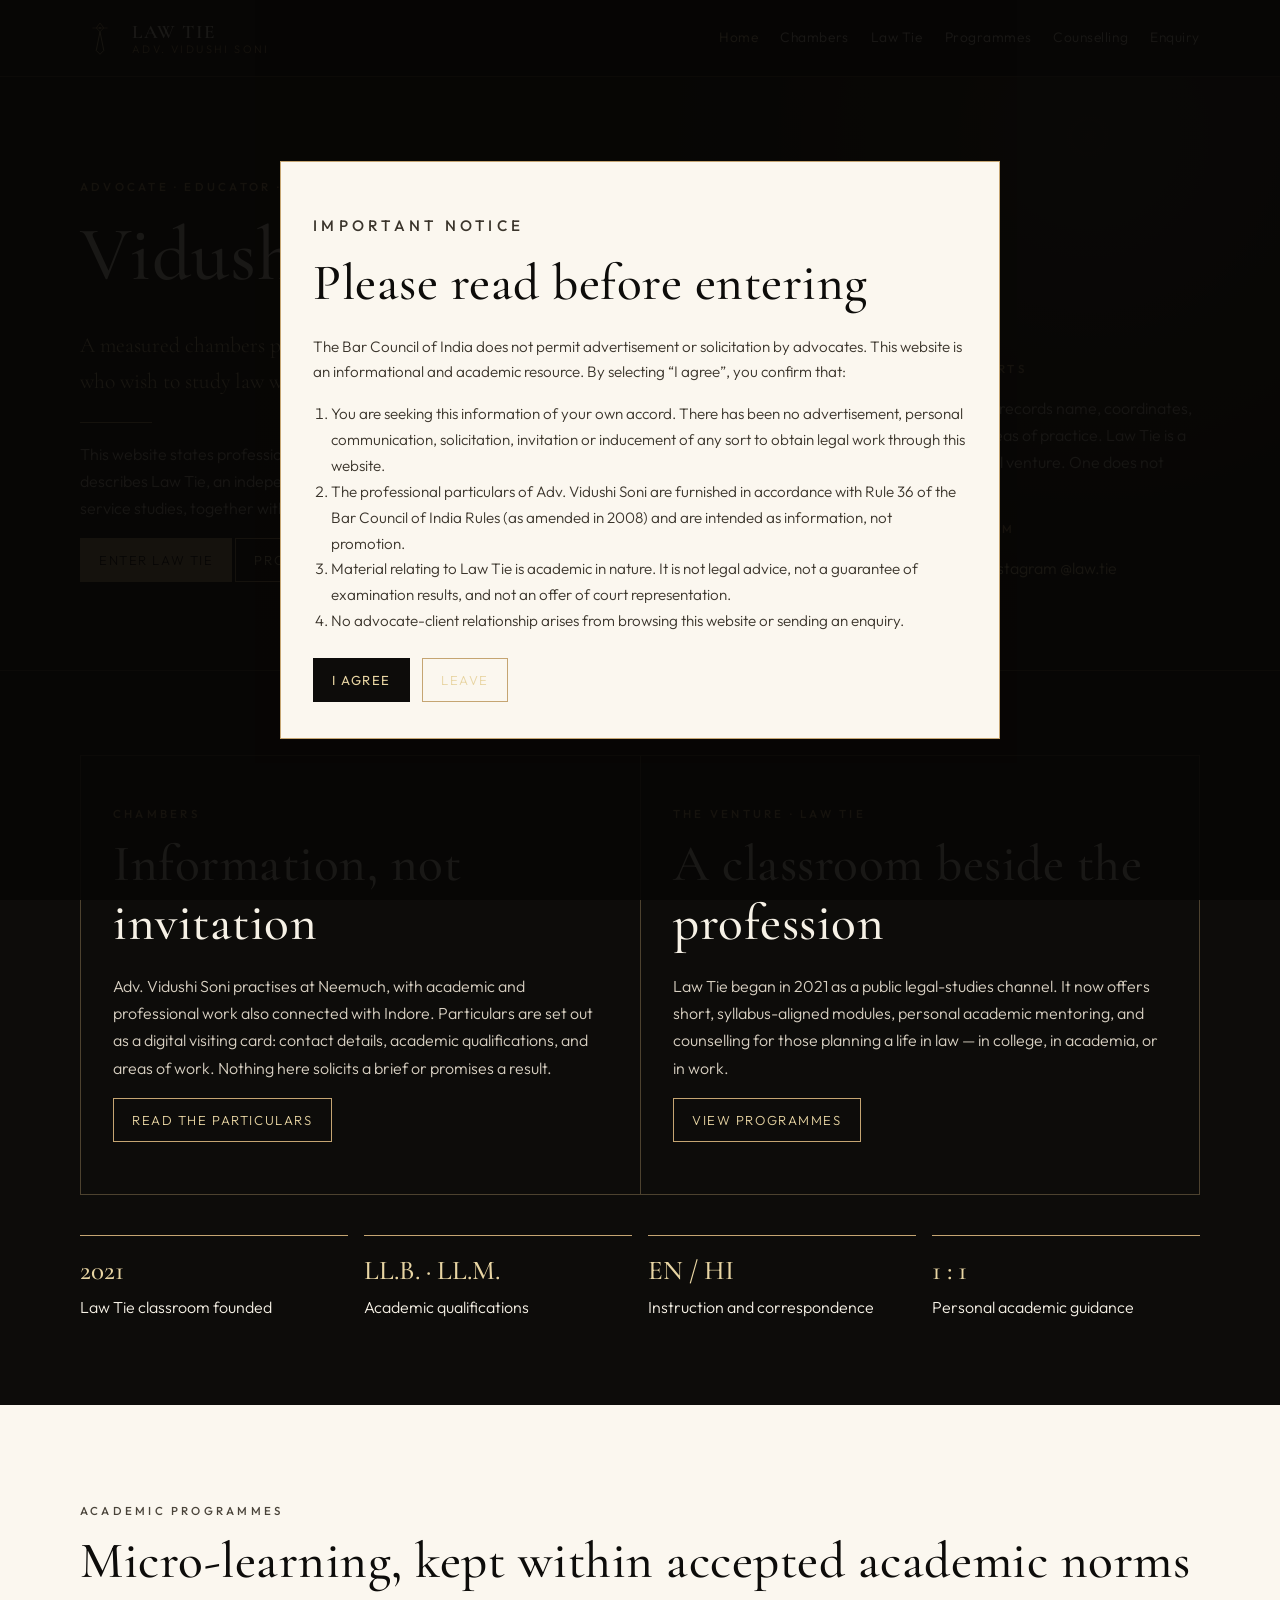
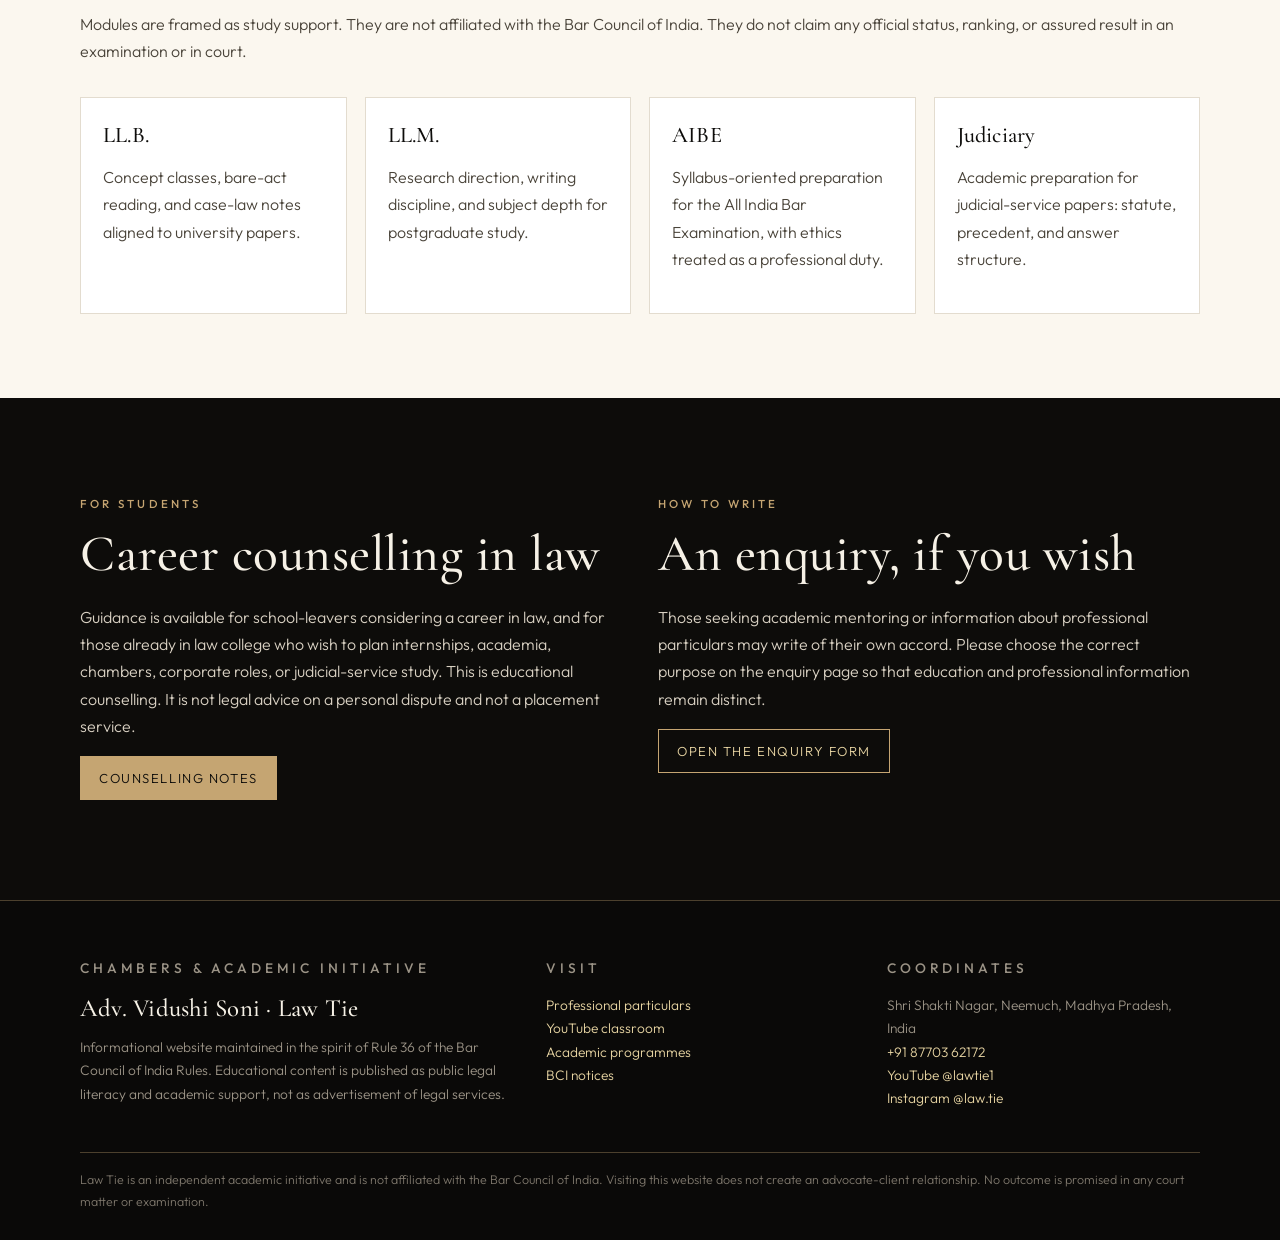
<file: index.html>
<!DOCTYPE html>
<html lang="en">
<head>
  <meta charset="utf-8">
  <meta name="viewport" content="width=device-width, initial-scale=1">
  <title>Adv. Vidushi Soni · Law Tie</title>
  <meta name="description" content="Informational website of Advocate Vidushi Soni and Law Tie, an independent academic initiative for legal education in India.">
  <link rel="icon" href="assets/img/favicon.svg" type="image/svg+xml">
  <link rel="preconnect" href="https://fonts.googleapis.com">
  <link rel="preconnect" href="https://fonts.gstatic.com" crossorigin>
  <link href="https://fonts.googleapis.com/css2?family=Cormorant+Garamond:ital,wght@0,500;0,600;1,500&family=Outfit:wght@300;400;500&display=swap" rel="stylesheet">
  <link rel="stylesheet" href="assets/css/style.css">
  <script src="assets/js/analytics.js"></script>
</head>
<body data-page="home">
  <a class="skip" href="#content">Skip to content</a>
  <div id="site-header"></div>
  <main id="content">
    <section class="hero">
      <div class="wrap hero-grid">
        <div>
          <p class="eyebrow">Advocate · Educator · Madhya Pradesh</p>
          <h1>Vidushi Soni</h1>
          <p class="lede">A measured chambers practice, and Law Tie — an academic classroom for those who wish to study law with care.</p>
          <div class="rule"></div>
          <p>This website states professional particulars permitted under the Bar Council of India Rules. It also describes Law Tie, an independent micro-learning initiative for LL.B., LL.M., AIBE and judicial-service studies, together with one-to-one academic guidance and career counselling for students.</p>
          <p>
            <a class="btn btn-gold" href="law-tie.html">Enter Law Tie</a>
            <a class="btn btn-ghost" href="chambers.html">Professional particulars</a>
          </p>
        </div>
        <aside class="hero-aside">
          <p class="eyebrow">Two distinct parts</p>
          <p>The chambers page records name, coordinates, qualifications and areas of practice. Law Tie is a separate educational venture. One does not advertise the other.</p>
          <p class="eyebrow">Public classroom</p>
          <p><a href="https://www.youtube.com/@lawtie1" rel="noopener">YouTube @lawtie1</a> · <a href="https://www.instagram.com/law.tie/" rel="noopener">Instagram @law.tie</a></p>
        </aside>
      </div>
    </section>

    <section class="section">
      <div class="wrap">
        <div class="pillars">
          <article class="pillar">
            <p class="eyebrow">Chambers</p>
            <h2>Information, not invitation</h2>
            <p>Adv. Vidushi Soni practises at Neemuch, with academic and professional work also connected with Indore. Particulars are set out as a digital visiting card: contact details, academic qualifications, and areas of work. Nothing here solicits a brief or promises a result.</p>
            <p><a class="btn btn-ghost" href="chambers.html">Read the particulars</a></p>
          </article>
          <article class="pillar">
            <p class="eyebrow">The venture · Law Tie</p>
            <h2>A classroom beside the profession</h2>
            <p>Law Tie began in 2021 as a public legal-studies channel. It now offers short, syllabus-aligned modules, personal academic mentoring, and counselling for those planning a life in law — in college, in academia, or in work.</p>
            <p><a class="btn btn-ghost" href="programmes.html">View programmes</a></p>
          </article>
        </div>
        <div class="stat-row">
          <div class="stat"><b>2021</b>Law Tie classroom founded</div>
          <div class="stat"><b>LL.B. · LL.M.</b>Academic qualifications</div>
          <div class="stat"><b>EN / HI</b>Instruction and correspondence</div>
          <div class="stat"><b>1 : 1</b>Personal academic guidance</div>
        </div>
      </div>
    </section>

    <section class="section section-ivory">
      <div class="wrap">
        <p class="eyebrow">Academic programmes</p>
        <h2>Micro-learning, kept within accepted academic norms</h2>
        <p>Modules are framed as study support. They are not affiliated with the Bar Council of India. They do not claim any official status, ranking, or assured result in an examination or in court.</p>
        <div class="cards cards-4" style="margin-top: 32px;">
          <article class="card">
            <h3>LL.B.</h3>
            <p>Concept classes, bare-act reading, and case-law notes aligned to university papers.</p>
          </article>
          <article class="card">
            <h3>LL.M.</h3>
            <p>Research direction, writing discipline, and subject depth for postgraduate study.</p>
          </article>
          <article class="card">
            <h3>AIBE</h3>
            <p>Syllabus-oriented preparation for the All India Bar Examination, with ethics treated as a professional duty.</p>
          </article>
          <article class="card">
            <h3>Judiciary</h3>
            <p>Academic preparation for judicial-service papers: statute, precedent, and answer structure.</p>
          </article>
        </div>
      </div>
    </section>

    <section class="section">
      <div class="wrap split">
        <div>
          <p class="eyebrow">For students</p>
          <h2>Career counselling in law</h2>
          <p>Guidance is available for school-leavers considering a career in law, and for those already in law college who wish to plan internships, academia, chambers, corporate roles, or judicial-service study. This is educational counselling. It is not legal advice on a personal dispute and not a placement service.</p>
          <p><a class="btn btn-gold" href="counselling.html">Counselling notes</a></p>
        </div>
        <div>
          <p class="eyebrow">How to write</p>
          <h2>An enquiry, if you wish</h2>
          <p>Those seeking academic mentoring or information about professional particulars may write of their own accord. Please choose the correct purpose on the enquiry page so that education and professional information remain distinct.</p>
          <p><a class="btn btn-ghost" href="contact.html">Open the enquiry form</a></p>
        </div>
      </div>
    </section>
  </main>
  <div id="site-footer"></div>
  <script src="assets/js/config.js"></script>
  <script src="assets/js/site.js"></script>
</body>
</html>
</file>
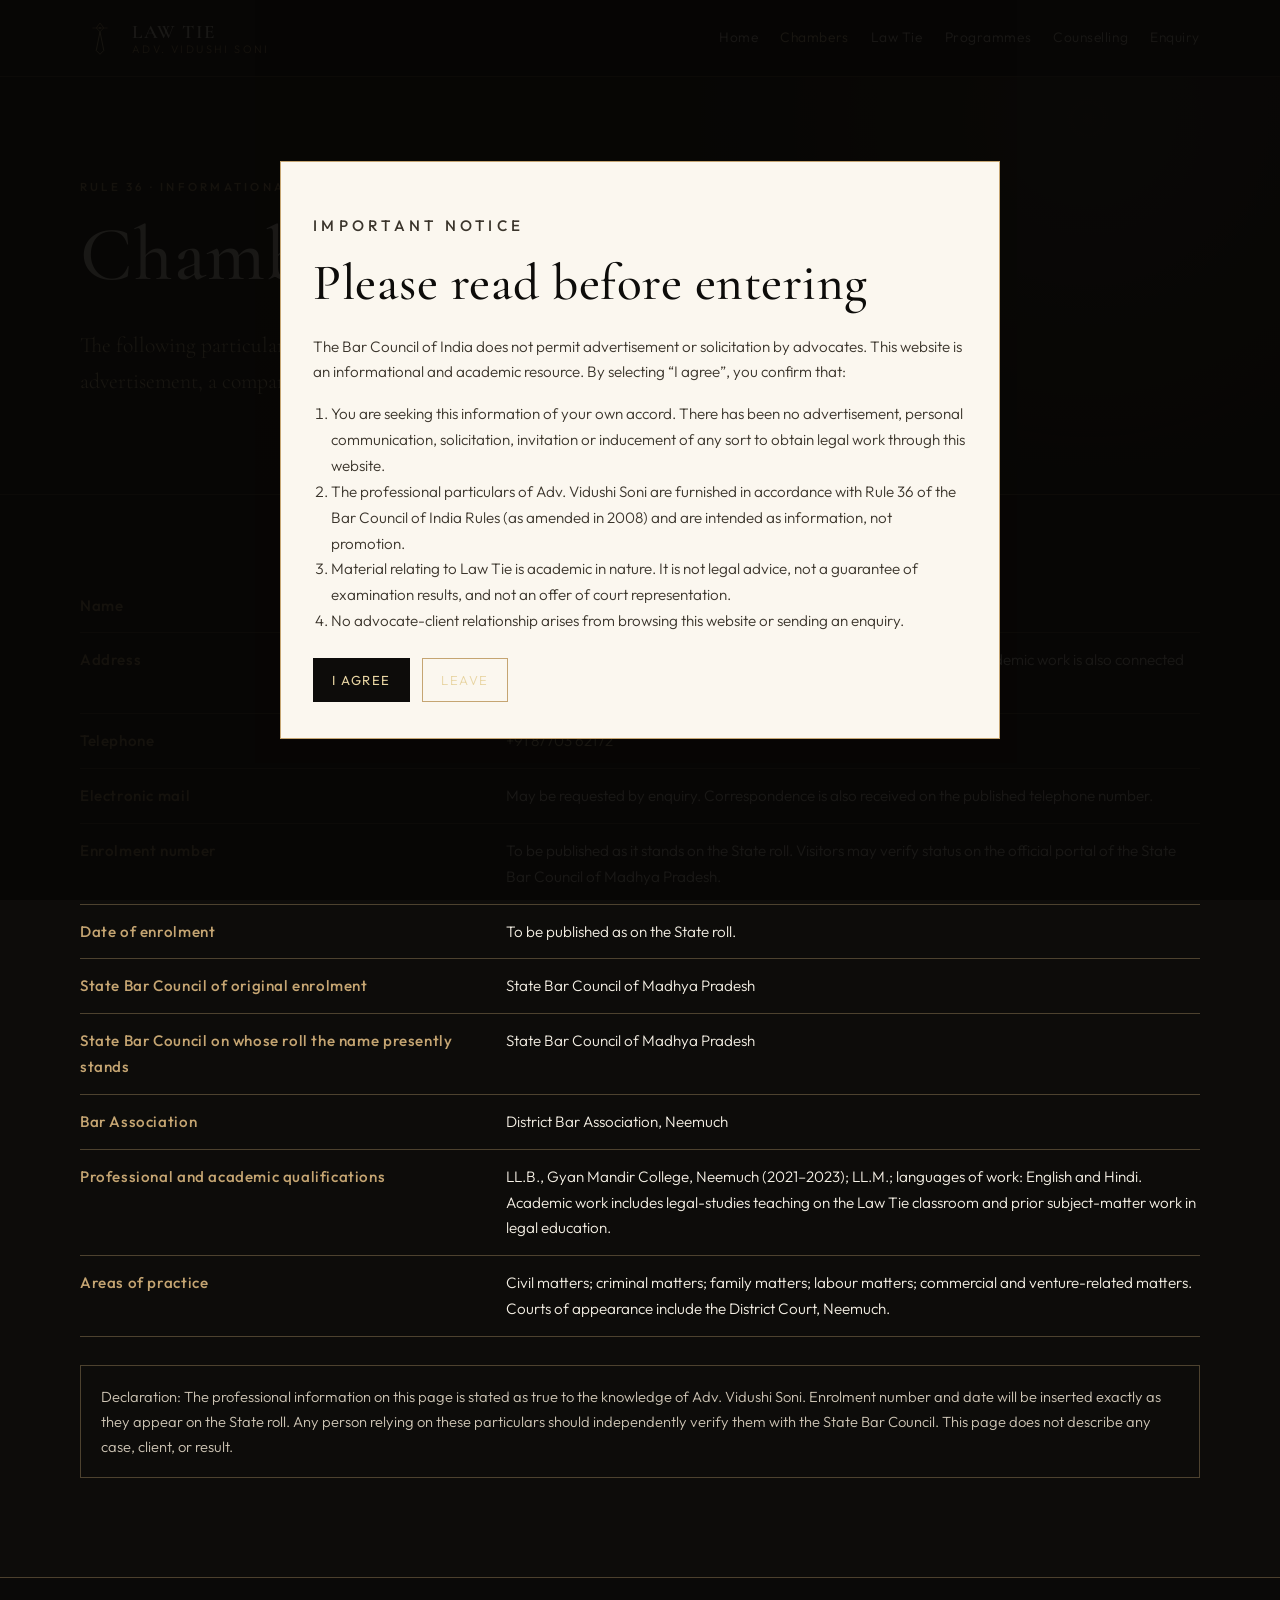
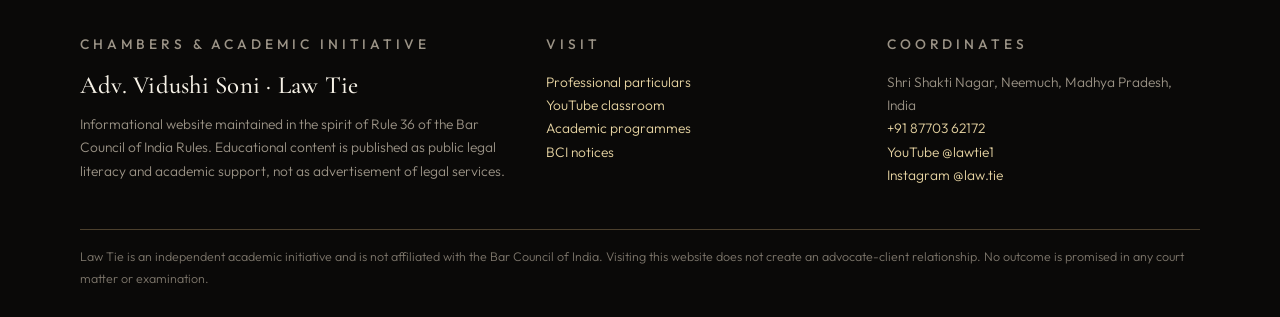
<file: chambers.html>
<!DOCTYPE html>
<html lang="en">
<head>
  <meta charset="utf-8">
  <meta name="viewport" content="width=device-width, initial-scale=1">
  <title>Chambers · Adv. Vidushi Soni</title>
  <meta name="description" content="Professional particulars of Advocate Vidushi Soni furnished in accordance with Rule 36 of the Bar Council of India Rules.">
  <link rel="icon" href="assets/img/favicon.svg" type="image/svg+xml">
  <link rel="preconnect" href="https://fonts.googleapis.com">
  <link rel="preconnect" href="https://fonts.gstatic.com" crossorigin>
  <link href="https://fonts.googleapis.com/css2?family=Cormorant+Garamond:ital,wght@0,500;0,600;1,500&family=Outfit:wght@300;400;500&display=swap" rel="stylesheet">
  <link rel="stylesheet" href="assets/css/style.css">
  <script src="assets/js/analytics.js"></script>
</head>
<body data-page="chambers">
  <a class="skip" href="#content">Skip to content</a>
  <div id="site-header"></div>
  <main id="content">
    <section class="hero">
      <div class="wrap">
        <p class="eyebrow">Rule 36 · Informational record</p>
        <h1>Chambers</h1>
        <p class="lede">The following particulars are published as information. They are not an advertisement, a comparison, or a request for work.</p>
      </div>
    </section>

    <section class="section">
      <div class="wrap">
        <table class="meta-table">
          <tr>
            <th>Name</th>
            <td>Advocate Vidushi Soni</td>
          </tr>
          <tr>
            <th>Address</th>
            <td>Shri Shakti Nagar, Neemuch, Madhya Pradesh, India. Professional and academic work is also connected with Indore.</td>
          </tr>
          <tr>
            <th>Telephone</th>
            <td><a href="tel:+918770362172">+91 87703 62172</a></td>
          </tr>
          <tr>
            <th>Electronic mail</th>
            <td>May be requested by enquiry. Correspondence is also received on the published telephone number.</td>
          </tr>
          <tr>
            <th>Enrolment number</th>
            <td>To be published as it stands on the State roll. Visitors may verify status on the official portal of the State Bar Council of Madhya Pradesh.</td>
          </tr>
          <tr>
            <th>Date of enrolment</th>
            <td>To be published as on the State roll.</td>
          </tr>
          <tr>
            <th>State Bar Council of original enrolment</th>
            <td>State Bar Council of Madhya Pradesh</td>
          </tr>
          <tr>
            <th>State Bar Council on whose roll the name presently stands</th>
            <td>State Bar Council of Madhya Pradesh</td>
          </tr>
          <tr>
            <th>Bar Association</th>
            <td>District Bar Association, Neemuch</td>
          </tr>
          <tr>
            <th>Professional and academic qualifications</th>
            <td>LL.B., Gyan Mandir College, Neemuch (2021–2023); LL.M.; languages of work: English and Hindi. Academic work includes legal-studies teaching on the Law Tie classroom and prior subject-matter work in legal education.</td>
          </tr>
          <tr>
            <th>Areas of practice</th>
            <td>Civil matters; criminal matters; family matters; labour matters; commercial and venture-related matters. Courts of appearance include the District Court, Neemuch.</td>
          </tr>
        </table>
        <p class="notice" style="margin-top: 28px;">
          Declaration: The professional information on this page is stated as true to the knowledge of Adv. Vidushi Soni. Enrolment number and date will be inserted exactly as they appear on the State roll. Any person relying on these particulars should independently verify them with the State Bar Council. This page does not describe any case, client, or result.
        </p>
      </div>
    </section>
  </main>
  <div id="site-footer"></div>
  <script src="assets/js/config.js"></script>
  <script src="assets/js/site.js"></script>
</body>
</html>
</file>
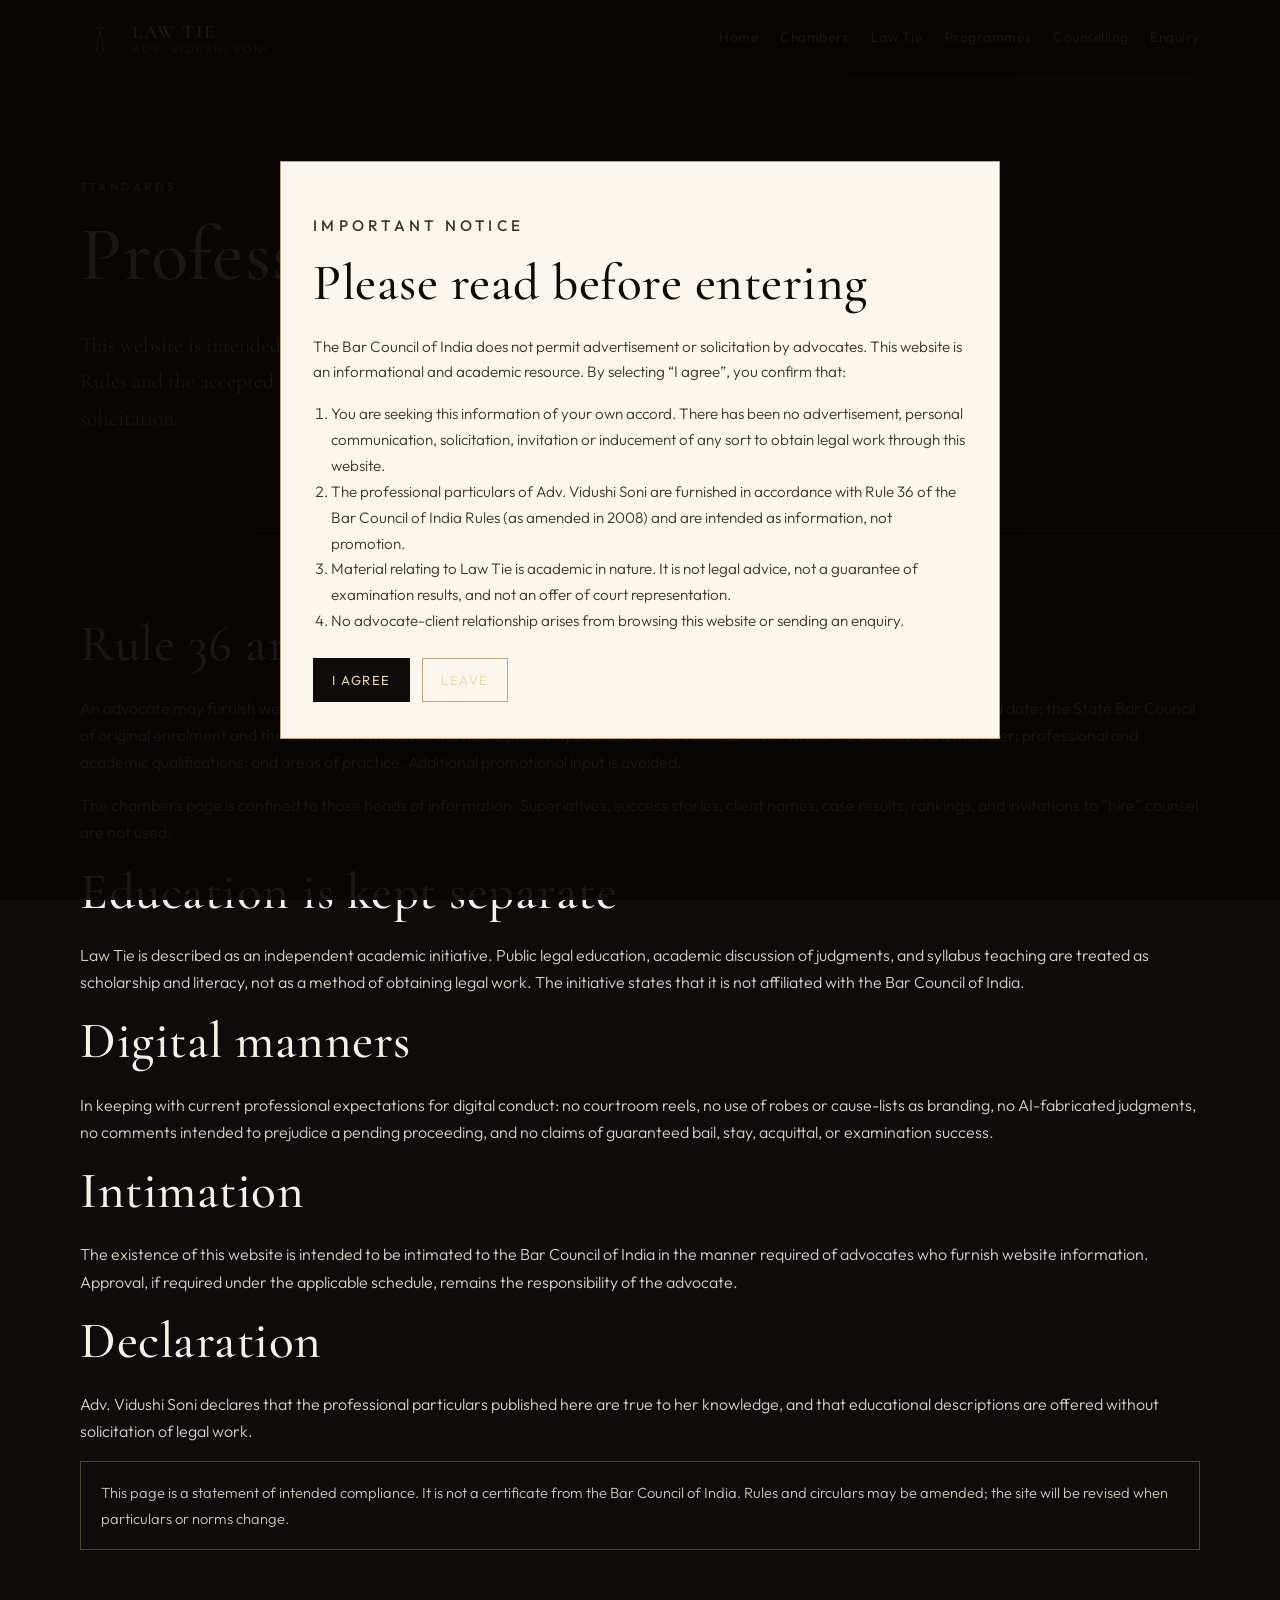
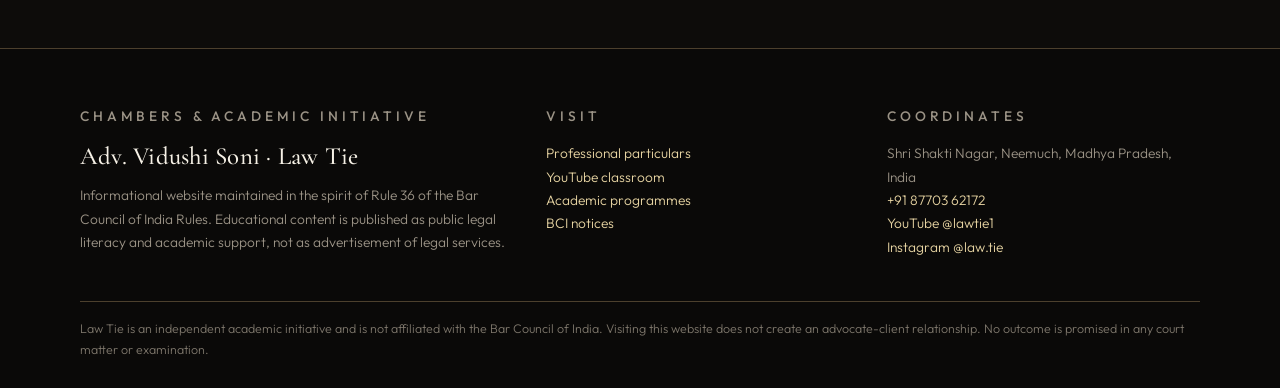
<file: compliance.html>
<!DOCTYPE html>
<html lang="en">
<head>
  <meta charset="utf-8">
  <meta name="viewport" content="width=device-width, initial-scale=1">
  <title>Professional notices · Adv. Vidushi Soni · Law Tie</title>
  <meta name="description" content="Bar Council of India notices, disclaimers, and the separation between chambers information and academic work.">
  <link rel="icon" href="assets/img/favicon.svg" type="image/svg+xml">
  <link rel="preconnect" href="https://fonts.googleapis.com">
  <link rel="preconnect" href="https://fonts.gstatic.com" crossorigin>
  <link href="https://fonts.googleapis.com/css2?family=Cormorant+Garamond:ital,wght@0,500;0,600;1,500&family=Outfit:wght@300;400;500&display=swap" rel="stylesheet">
  <link rel="stylesheet" href="assets/css/style.css">
  <script src="assets/js/analytics.js"></script>
</head>
<body data-page="compliance">
  <a class="skip" href="#content">Skip to content</a>
  <div id="site-header"></div>
  <main id="content">
    <section class="hero">
      <div class="wrap">
        <p class="eyebrow">Standards</p>
        <h1>Professional notices</h1>
        <p class="lede">This website is intended to remain within Rule 36 of the Bar Council of India Rules and the accepted distinction between information, education, and solicitation.</p>
      </div>
    </section>

    <section class="section">
      <div class="wrap">
        <h2>Rule 36 and the 2008 schedule</h2>
        <p>An advocate may furnish website information as prescribed: name; address; telephone numbers and e-mail; enrolment number and date; the State Bar Council of original enrolment and the Council on whose roll the name presently stands; the Bar Association of which the advocate is a member; professional and academic qualifications; and areas of practice. Additional promotional input is avoided.</p>
        <p>The chambers page is confined to those heads of information. Superlatives, success stories, client names, case results, rankings, and invitations to “hire” counsel are not used.</p>

        <h2>Education is kept separate</h2>
        <p>Law Tie is described as an independent academic initiative. Public legal education, academic discussion of judgments, and syllabus teaching are treated as scholarship and literacy, not as a method of obtaining legal work. The initiative states that it is not affiliated with the Bar Council of India.</p>

        <h2>Digital manners</h2>
        <p>In keeping with current professional expectations for digital conduct: no courtroom reels, no use of robes or cause-lists as branding, no AI-fabricated judgments, no comments intended to prejudice a pending proceeding, and no claims of guaranteed bail, stay, acquittal, or examination success.</p>

        <h2>Intimation</h2>
        <p>The existence of this website is intended to be intimated to the Bar Council of India in the manner required of advocates who furnish website information. Approval, if required under the applicable schedule, remains the responsibility of the advocate.</p>

        <h2>Declaration</h2>
        <p>Adv. Vidushi Soni declares that the professional particulars published here are true to her knowledge, and that educational descriptions are offered without solicitation of legal work.</p>
        <p class="notice">This page is a statement of intended compliance. It is not a certificate from the Bar Council of India. Rules and circulars may be amended; the site will be revised when particulars or norms change.</p>
      </div>
    </section>
  </main>
  <div id="site-footer"></div>
  <script src="assets/js/config.js"></script>
  <script src="assets/js/site.js"></script>
</body>
</html>
</file>
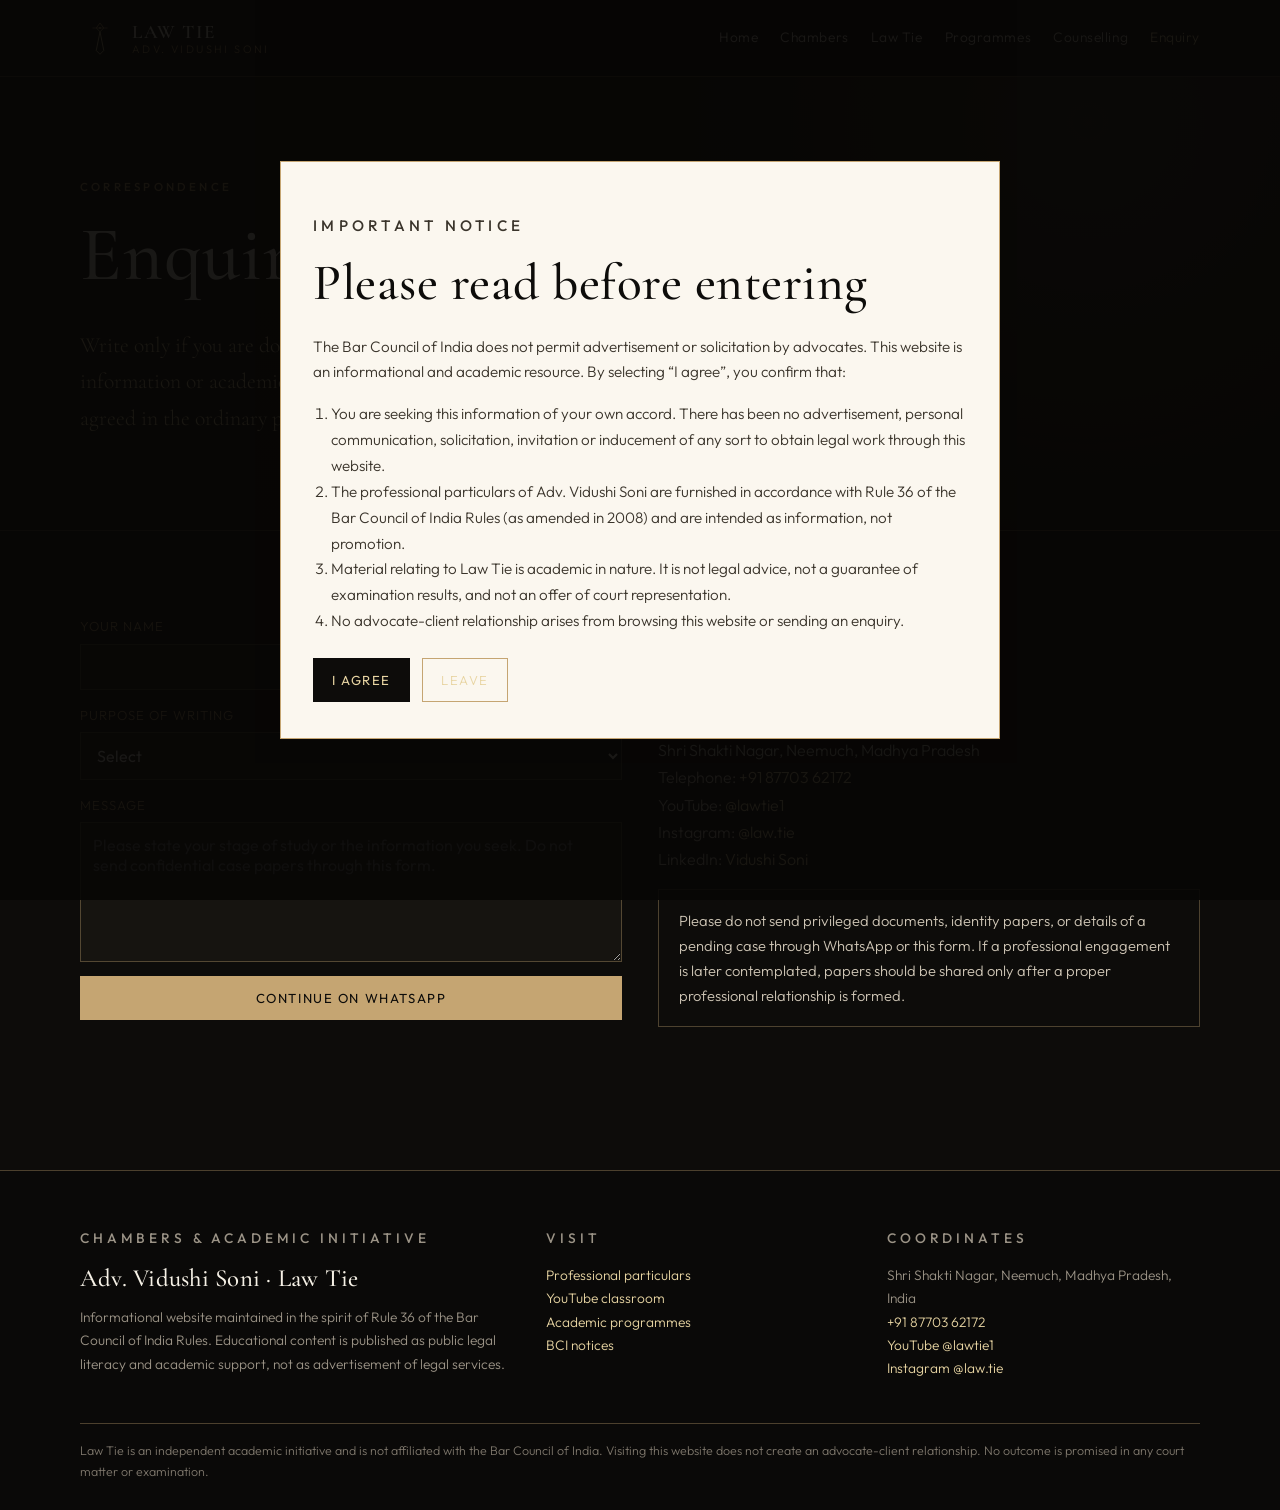
<file: contact.html>
<!DOCTYPE html>
<html lang="en">
<head>
  <meta charset="utf-8">
  <meta name="viewport" content="width=device-width, initial-scale=1">
  <title>Enquiry · Adv. Vidushi Soni · Law Tie</title>
  <meta name="description" content="Write of your own accord for academic guidance or for information about professional particulars.">
  <link rel="icon" href="assets/img/favicon.svg" type="image/svg+xml">
  <link rel="preconnect" href="https://fonts.googleapis.com">
  <link rel="preconnect" href="https://fonts.gstatic.com" crossorigin>
  <link href="https://fonts.googleapis.com/css2?family=Cormorant+Garamond:ital,wght@0,500;0,600;1,500&family=Outfit:wght@300;400;500&display=swap" rel="stylesheet">
  <link rel="stylesheet" href="assets/css/style.css">
  <script src="assets/js/analytics.js"></script>
</head>
<body data-page="contact">
  <a class="skip" href="#content">Skip to content</a>
  <div id="site-header"></div>
  <main id="content">
    <section class="hero">
      <div class="wrap">
        <p class="eyebrow">Correspondence</p>
        <h1>Enquiry</h1>
        <p class="lede">Write only if you are doing so of your own accord. An enquiry is a request for information or academic time. It is not the opening of a brief unless that is later agreed in the ordinary professional way.</p>
      </div>
    </section>

    <section class="section">
      <div class="wrap split">
        <div>
          <form id="enquiry-form">
            <label>
              Your name
              <input name="name" required autocomplete="name">
            </label>
            <label>
              Purpose of writing
              <select name="purpose" required>
                <option value="">Select</option>
                <option>LL.B. academic module</option>
                <option>LL.M. academic guidance</option>
                <option>AIBE academic module</option>
                <option>Judicial-service academic module</option>
                <option>One-to-one academic guidance</option>
                <option>Career and academic counselling</option>
                <option>Information relating to professional particulars</option>
              </select>
            </label>
            <label>
              Message
              <textarea name="message" required placeholder="Please state your stage of study or the information you seek. Do not send confidential case papers through this form."></textarea>
            </label>
            <button class="btn btn-gold" type="submit">Continue on WhatsApp</button>
            <p id="form-status" class="form-status"></p>
          </form>
        </div>
        <div>
          <p class="eyebrow">Published coordinates</p>
          <h2>How to reach</h2>
          <p>
            Shri Shakti Nagar, Neemuch, Madhya Pradesh<br>
            Telephone: <a href="tel:+918770362172">+91 87703 62172</a><br>
            YouTube: <a href="https://www.youtube.com/@lawtie1" rel="noopener">@lawtie1</a><br>
            Instagram: <a href="https://www.instagram.com/law.tie/" rel="noopener">@law.tie</a><br>
            LinkedIn: <a href="https://www.linkedin.com/in/vidushi-soni-181aa2202" rel="noopener">Vidushi Soni</a>
          </p>
          <p class="notice">Please do not send privileged documents, identity papers, or details of a pending case through WhatsApp or this form. If a professional engagement is later contemplated, papers should be shared only after a proper professional relationship is formed.</p>
        </div>
      </div>
    </section>
  </main>
  <div id="site-footer"></div>
  <script src="assets/js/config.js"></script>
  <script src="assets/js/site.js"></script>
</body>
</html>
</file>
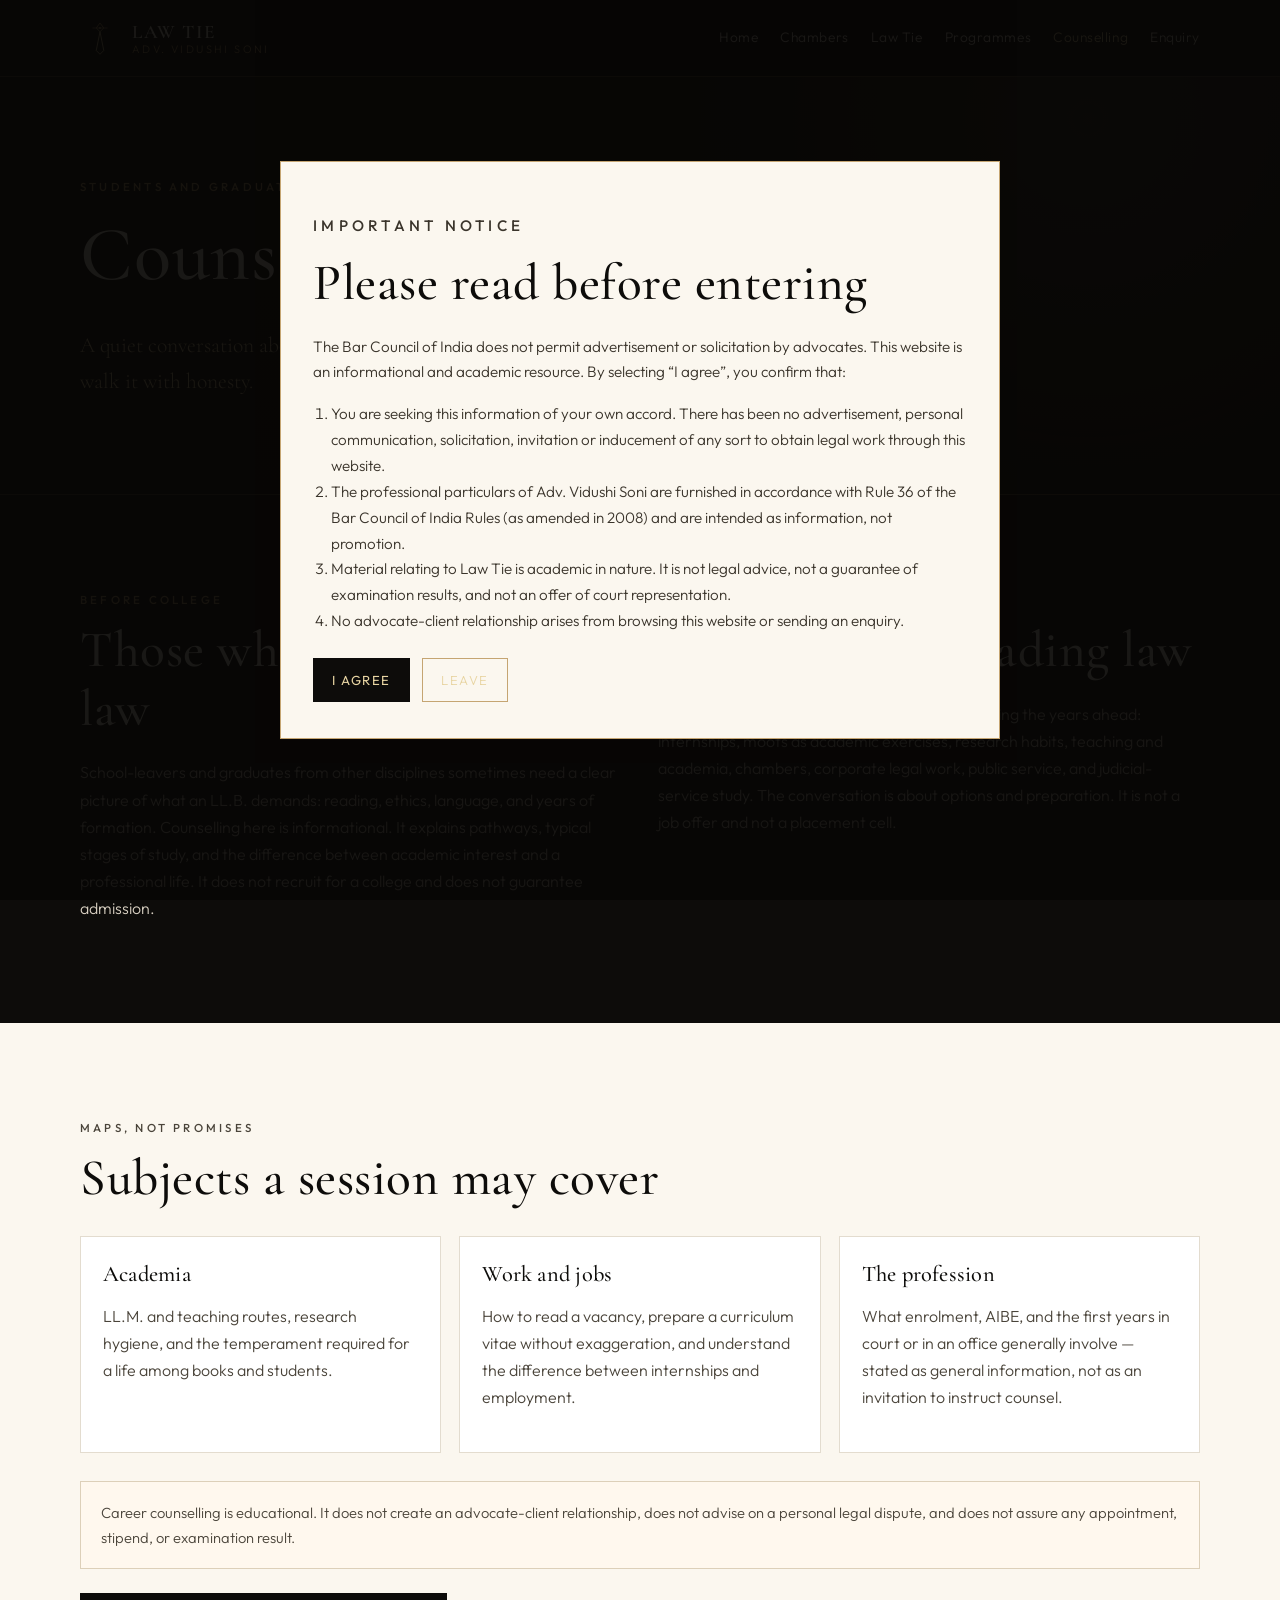
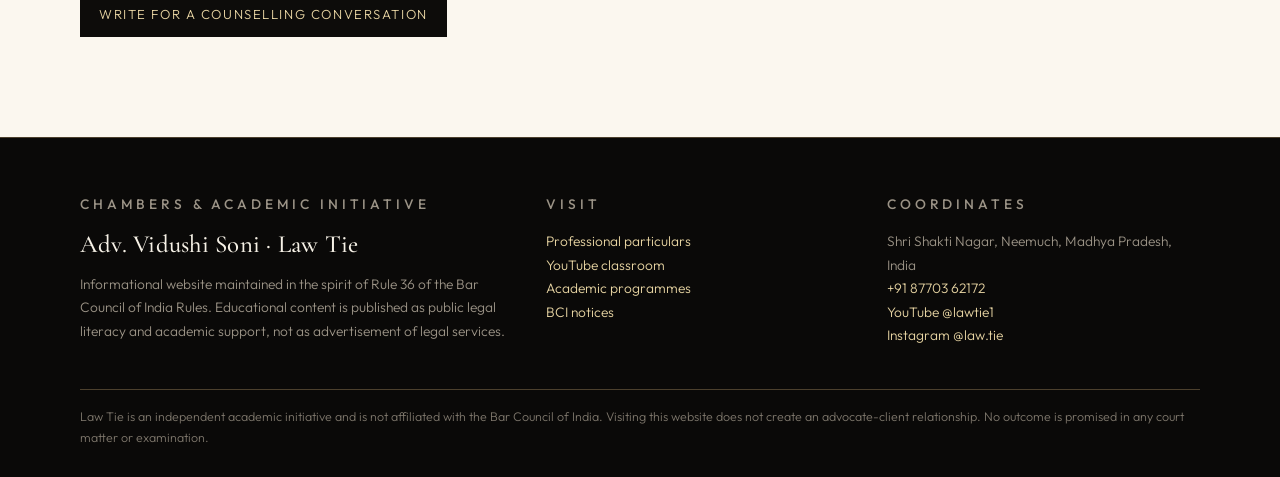
<file: counselling.html>
<!DOCTYPE html>
<html lang="en">
<head>
  <meta charset="utf-8">
  <meta name="viewport" content="width=device-width, initial-scale=1">
  <title>Career counselling in law · Law Tie</title>
  <meta name="description" content="Educational career counselling for those considering a life in law and for law-college students planning academia, internships, and work.">
  <link rel="icon" href="assets/img/favicon.svg" type="image/svg+xml">
  <link rel="preconnect" href="https://fonts.googleapis.com">
  <link rel="preconnect" href="https://fonts.gstatic.com" crossorigin>
  <link href="https://fonts.googleapis.com/css2?family=Cormorant+Garamond:ital,wght@0,500;0,600;1,500&family=Outfit:wght@300;400;500&display=swap" rel="stylesheet">
  <link rel="stylesheet" href="assets/css/style.css">
  <script src="assets/js/analytics.js"></script>
</head>
<body data-page="counselling">
  <a class="skip" href="#content">Skip to content</a>
  <div id="site-header"></div>
  <main id="content">
    <section class="hero">
      <div class="wrap">
        <p class="eyebrow">Students and graduates</p>
        <h1>Counselling</h1>
        <p class="lede">A quiet conversation about whether law is the right path, and, if it is, how to walk it with honesty.</p>
      </div>
    </section>

    <section class="section">
      <div class="wrap split">
        <article>
          <p class="eyebrow">Before college</p>
          <h2>Those who wish to enter law</h2>
          <p>School-leavers and graduates from other disciplines sometimes need a clear picture of what an LL.B. demands: reading, ethics, language, and years of formation. Counselling here is informational. It explains pathways, typical stages of study, and the difference between academic interest and a professional life. It does not recruit for a college and does not guarantee admission.</p>
        </article>
        <article>
          <p class="eyebrow">In college</p>
          <h2>Those already reading law</h2>
          <p>Law-college students may write for help in planning the years ahead: internships, moots as academic exercises, research habits, teaching and academia, chambers, corporate legal work, public service, and judicial-service study. The conversation is about options and preparation. It is not a job offer and not a placement cell.</p>
        </article>
      </div>
    </section>

    <section class="section section-ivory">
      <div class="wrap">
        <p class="eyebrow">Maps, not promises</p>
        <h2>Subjects a session may cover</h2>
        <div class="cards" style="margin-top: 28px;">
          <article class="card">
            <h3>Academia</h3>
            <p>LL.M. and teaching routes, research hygiene, and the temperament required for a life among books and students.</p>
          </article>
          <article class="card">
            <h3>Work and jobs</h3>
            <p>How to read a vacancy, prepare a curriculum vitae without exaggeration, and understand the difference between internships and employment.</p>
          </article>
          <article class="card">
            <h3>The profession</h3>
            <p>What enrolment, AIBE, and the first years in court or in an office generally involve — stated as general information, not as an invitation to instruct counsel.</p>
          </article>
        </div>
        <p class="notice" style="margin-top: 28px;">Career counselling is educational. It does not create an advocate-client relationship, does not advise on a personal legal dispute, and does not assure any appointment, stipend, or examination result.</p>
        <p style="margin-top: 24px;"><a class="btn btn-ink" href="contact.html">Write for a counselling conversation</a></p>
      </div>
    </section>
  </main>
  <div id="site-footer"></div>
  <script src="assets/js/config.js"></script>
  <script src="assets/js/site.js"></script>
</body>
</html>
</file>
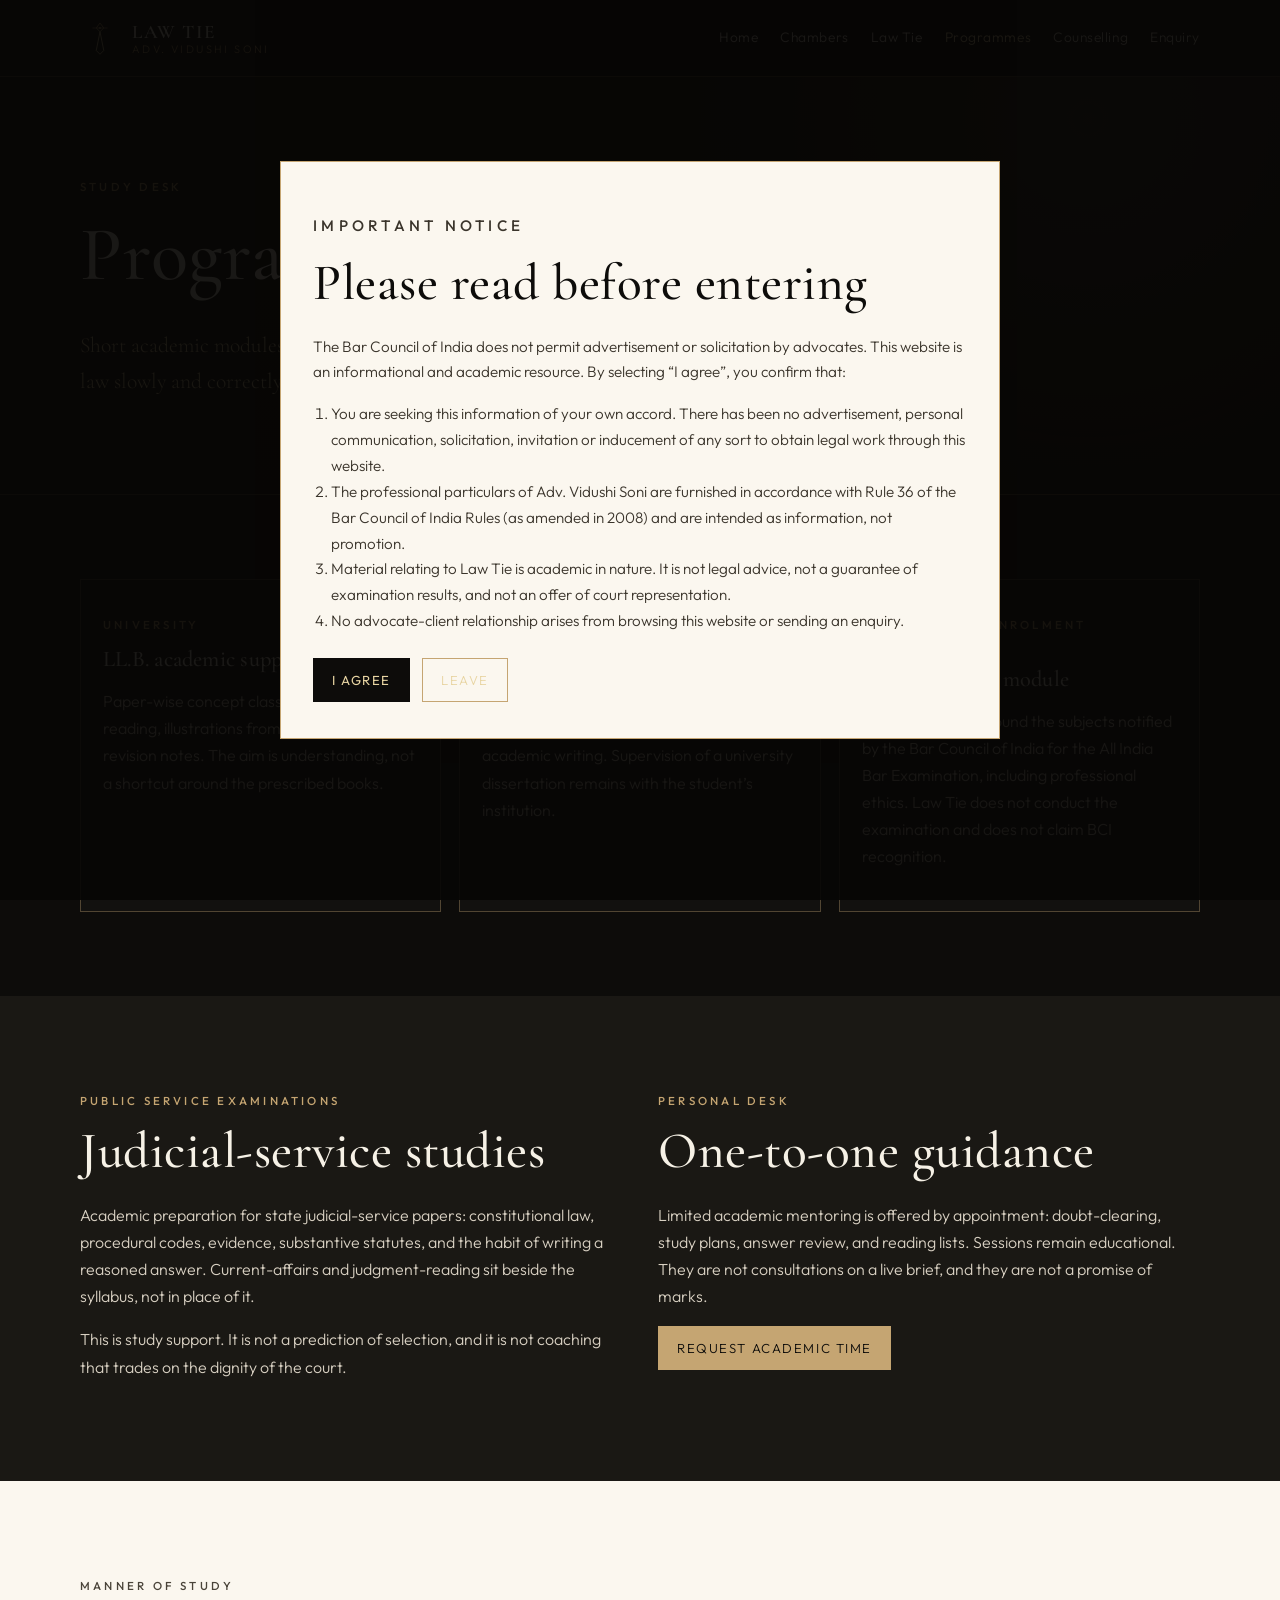
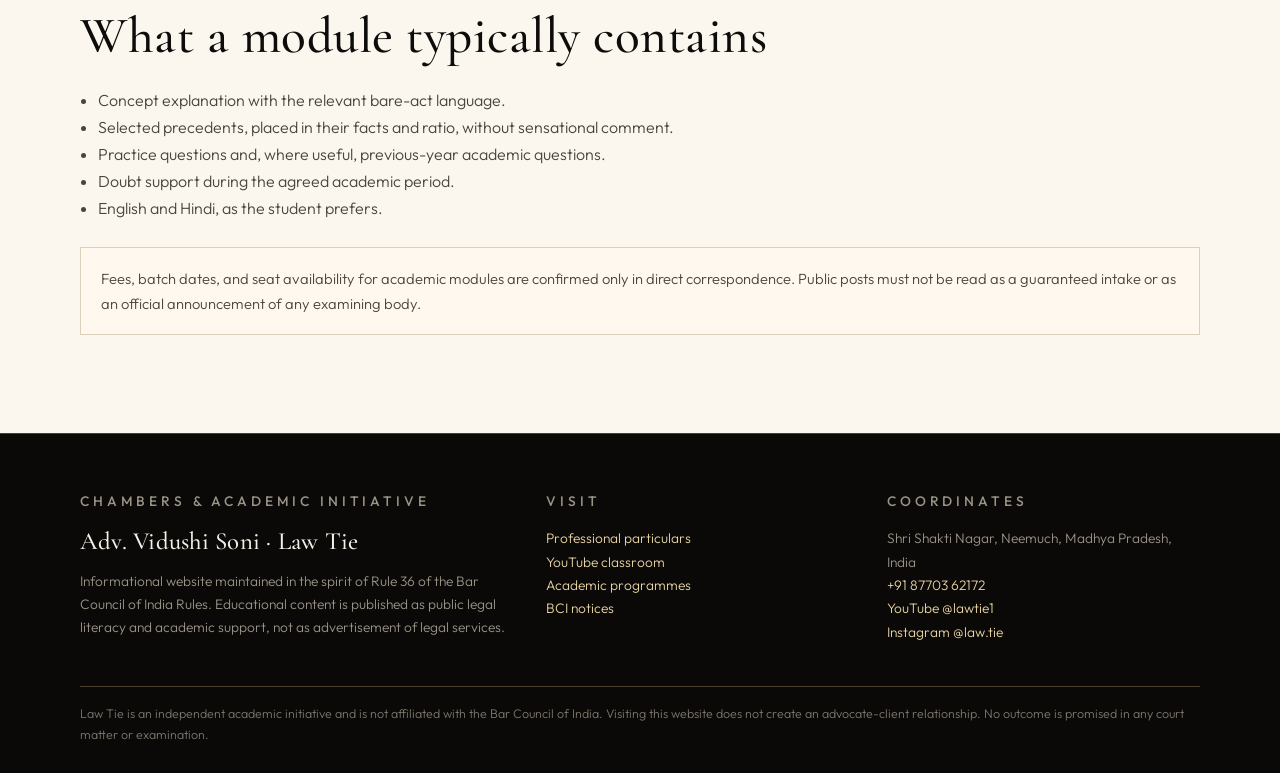
<file: programmes.html>
<!DOCTYPE html>
<html lang="en">
<head>
  <meta charset="utf-8">
  <meta name="viewport" content="width=device-width, initial-scale=1">
  <title>Academic programmes · Law Tie</title>
  <meta name="description" content="Syllabus-aligned micro-learning for LL.B., LL.M., AIBE and judicial-service studies, with optional one-to-one academic guidance.">
  <link rel="icon" href="assets/img/favicon.svg" type="image/svg+xml">
  <link rel="preconnect" href="https://fonts.googleapis.com">
  <link rel="preconnect" href="https://fonts.gstatic.com" crossorigin>
  <link href="https://fonts.googleapis.com/css2?family=Cormorant+Garamond:ital,wght@0,500;0,600;1,500&family=Outfit:wght@300;400;500&display=swap" rel="stylesheet">
  <link rel="stylesheet" href="assets/css/style.css">
  <script src="assets/js/analytics.js"></script>
</head>
<body data-page="programmes">
  <a class="skip" href="#content">Skip to content</a>
  <div id="site-header"></div>
  <main id="content">
    <section class="hero">
      <div class="wrap">
        <p class="eyebrow">Study desk</p>
        <h1>Programmes</h1>
        <p class="lede">Short academic modules and personal mentoring for students who wish to read law slowly and correctly.</p>
      </div>
    </section>

    <section class="section">
      <div class="wrap cards">
        <article class="card">
          <p class="eyebrow">University</p>
          <h3>LL.B. academic support</h3>
          <p>Paper-wise concept classes, bare-act reading, illustrations from leading cases, and revision notes. The aim is understanding, not a shortcut around the prescribed books.</p>
        </article>
        <article class="card">
          <p class="eyebrow">Postgraduate</p>
          <h3>LL.M. guidance</h3>
          <p>Help with subject choice, research questions, literature review, and the discipline of academic writing. Supervision of a university dissertation remains with the student’s institution.</p>
        </article>
        <article class="card">
          <p class="eyebrow">Professional enrolment examination</p>
          <h3>AIBE academic module</h3>
          <p>Study organised around the subjects notified by the Bar Council of India for the All India Bar Examination, including professional ethics. Law Tie does not conduct the examination and does not claim BCI recognition.</p>
        </article>
      </div>
    </section>

    <section class="section section-soft">
      <div class="wrap split">
        <div>
          <p class="eyebrow">Public service examinations</p>
          <h2>Judicial-service studies</h2>
          <p>Academic preparation for state judicial-service papers: constitutional law, procedural codes, evidence, substantive statutes, and the habit of writing a reasoned answer. Current-affairs and judgment-reading sit beside the syllabus, not in place of it.</p>
          <p>This is study support. It is not a prediction of selection, and it is not coaching that trades on the dignity of the court.</p>
        </div>
        <div>
          <p class="eyebrow">Personal desk</p>
          <h2>One-to-one guidance</h2>
          <p>Limited academic mentoring is offered by appointment: doubt-clearing, study plans, answer review, and reading lists. Sessions remain educational. They are not consultations on a live brief, and they are not a promise of marks.</p>
          <p><a class="btn btn-gold" href="contact.html">Request academic time</a></p>
        </div>
      </div>
    </section>

    <section class="section section-ivory">
      <div class="wrap">
        <p class="eyebrow">Manner of study</p>
        <h2>What a module typically contains</h2>
        <ul class="list">
          <li>Concept explanation with the relevant bare-act language.</li>
          <li>Selected precedents, placed in their facts and ratio, without sensational comment.</li>
          <li>Practice questions and, where useful, previous-year academic questions.</li>
          <li>Doubt support during the agreed academic period.</li>
          <li>English and Hindi, as the student prefers.</li>
        </ul>
        <p class="notice" style="margin-top: 24px;">Fees, batch dates, and seat availability for academic modules are confirmed only in direct correspondence. Public posts must not be read as a guaranteed intake or as an official announcement of any examining body.</p>
      </div>
    </section>
  </main>
  <div id="site-footer"></div>
  <script src="assets/js/config.js"></script>
  <script src="assets/js/site.js"></script>
</body>
</html>
</file>
<file: assets/css/style.css>
:root {
  --ink: #0d0c0a;
  --ink-soft: #1a1814;
  --paper: #f6f1e6;
  --ivory: #fbf7ef;
  --gold: #c5a572;
  --gold-bright: #e8d5a3;
  --gold-deep: #8f7340;
  --mute: #7a7366;
  --line: rgba(197, 165, 114, 0.35);
  --serif: "Cormorant Garamond", "Times New Roman", serif;
  --sans: "Outfit", "Helvetica Neue", sans-serif;
}

*,
*::before,
*::after {
  box-sizing: border-box;
}

html {
  scroll-behavior: smooth;
}

body {
  margin: 0;
  background: var(--ink);
  color: var(--paper);
  font-family: var(--sans);
  font-weight: 300;
  line-height: 1.7;
  min-height: 100vh;
}

img,
svg {
  display: block;
  max-width: 100%;
}

a {
  color: var(--gold-bright);
  text-decoration: none;
}

a:hover {
  color: #fff;
}

.skip {
  position: absolute;
  left: -999px;
  top: 0;
}

.skip:focus {
  left: 16px;
  top: 16px;
  z-index: 80;
  background: var(--gold);
  color: var(--ink);
  padding: 8px 12px;
}

.wrap {
  width: min(1120px, calc(100% - 40px));
  margin: 0 auto;
}

.eyebrow {
  font-size: 0.72rem;
  letter-spacing: 0.28em;
  text-transform: uppercase;
  color: var(--gold);
  font-weight: 500;
}

h1,
h2,
h3,
.display {
  font-family: var(--serif);
  font-weight: 500;
  line-height: 1.15;
  letter-spacing: 0.01em;
}

h1 {
  font-size: clamp(2.6rem, 6vw, 5.1rem);
  margin: 0.2em 0 0.35em;
}

h2 {
  font-size: clamp(2rem, 4vw, 3.2rem);
  margin: 0 0 0.4em;
}

h3 {
  font-size: 1.55rem;
  margin: 0 0 0.4em;
}

p {
  color: #d8d0c2;
}

.lede {
  font-family: var(--serif);
  font-size: 1.35rem;
  color: var(--gold-bright);
  max-width: 42rem;
}

/* Disclaimer */
.gate {
  position: fixed;
  inset: 0;
  z-index: 100;
  background: rgba(7, 6, 5, 0.92);
  display: grid;
  place-items: center;
  padding: 24px;
}

.gate[hidden] {
  display: none;
}

.gate-card {
  width: min(720px, 100%);
  background: var(--ivory);
  color: var(--ink);
  padding: 36px 32px;
  border: 1px solid var(--gold);
}

.gate-card h2 {
  color: var(--ink);
}

.gate-card p,
.gate-card li {
  color: #3a342b;
  font-size: 0.95rem;
}

.gate-card ol {
  padding-left: 1.15rem;
}

.gate-actions {
  display: flex;
  flex-wrap: wrap;
  gap: 12px;
  margin-top: 24px;
}

/* Header */
.site-header {
  position: sticky;
  top: 0;
  z-index: 40;
  background: rgba(13, 12, 10, 0.88);
  backdrop-filter: blur(14px);
  border-bottom: 1px solid var(--line);
}

.nav-row {
  display: flex;
  align-items: center;
  justify-content: space-between;
  min-height: 76px;
  gap: 16px;
}

.brand {
  display: flex;
  align-items: center;
  gap: 12px;
  color: var(--paper);
}

.brand img {
  width: 40px;
  height: 40px;
}

.brand-text {
  display: flex;
  flex-direction: column;
  line-height: 1.15;
}

.brand-text strong {
  font-family: var(--serif);
  font-size: 1.2rem;
  font-weight: 600;
  letter-spacing: 0.08em;
}

.brand-text span {
  font-size: 0.68rem;
  letter-spacing: 0.22em;
  text-transform: uppercase;
  color: var(--gold);
}

.nav-links {
  display: flex;
  align-items: center;
  gap: 22px;
}

.nav-links a {
  color: #e8e2d6;
  font-size: 0.86rem;
  letter-spacing: 0.04em;
}

.nav-links a.active,
.nav-links a:hover {
  color: var(--gold-bright);
}

.menu-btn {
  display: none;
  background: transparent;
  border: 1px solid var(--gold);
  color: var(--gold-bright);
  padding: 8px 12px;
  font-family: var(--sans);
  letter-spacing: 0.12em;
  text-transform: uppercase;
  font-size: 0.72rem;
}

/* Buttons */
.btn {
  display: inline-flex;
  align-items: center;
  justify-content: center;
  min-height: 44px;
  padding: 0 18px;
  border: 1px solid var(--gold);
  font-family: var(--sans);
  font-size: 0.82rem;
  letter-spacing: 0.12em;
  text-transform: uppercase;
  cursor: pointer;
}

.btn-gold {
  background: var(--gold);
  color: var(--ink);
}

.btn-gold:hover {
  background: var(--gold-bright);
  color: var(--ink);
}

.btn-ghost {
  background: transparent;
  color: var(--gold-bright);
}

.btn-ghost:hover {
  background: rgba(197, 165, 114, 0.12);
  color: #fff;
}

.btn-ink {
  background: var(--ink);
  color: var(--gold-bright);
  border-color: var(--ink);
}

/* Hero */
.hero {
  padding: 88px 0 72px;
  background:
    radial-gradient(circle at 85% 10%, rgba(197, 165, 114, 0.16), transparent 36%),
    linear-gradient(180deg, #100e0b 0%, var(--ink) 100%);
  border-bottom: 1px solid var(--line);
}

.hero-grid {
  display: grid;
  grid-template-columns: 1.3fr 0.7fr;
  gap: 48px;
  align-items: end;
}

.hero-aside {
  border-left: 1px solid var(--line);
  padding-left: 28px;
}

.rule {
  width: 72px;
  height: 1px;
  background: var(--gold);
  margin: 18px 0;
}

/* Sections */
.section {
  padding: 84px 0;
}

.section-ivory {
  background: var(--ivory);
  color: var(--ink);
}

.section-ivory p,
.section-ivory li {
  color: #4a443a;
}

.section-ivory h2,
.section-ivory h3 {
  color: var(--ink);
}

.section-soft {
  background: var(--ink-soft);
}

.split {
  display: grid;
  grid-template-columns: 1fr 1fr;
  gap: 36px;
}

.cards {
  display: grid;
  grid-template-columns: repeat(3, 1fr);
  gap: 18px;
}

.cards-4 {
  grid-template-columns: repeat(4, 1fr);
}

.card {
  border: 1px solid var(--line);
  padding: 24px 22px;
  background: rgba(255, 255, 255, 0.02);
  min-height: 100%;
}

.section-ivory .card {
  background: #fff;
  border-color: rgba(143, 115, 64, 0.25);
}

.card h3 {
  font-size: 1.4rem;
}

.list {
  margin: 0;
  padding-left: 1.1rem;
}

.meta-table {
  width: 100%;
  border-collapse: collapse;
}

.meta-table th,
.meta-table td {
  text-align: left;
  vertical-align: top;
  padding: 14px 0;
  border-bottom: 1px solid var(--line);
  font-size: 0.95rem;
}

.meta-table th {
  width: 38%;
  color: var(--gold);
  font-weight: 500;
  letter-spacing: 0.04em;
}

.notice {
  border: 1px solid var(--line);
  padding: 18px 20px;
  font-size: 0.92rem;
  color: #cfc6b6;
}

.section-ivory .notice {
  background: #fff8ee;
  color: #4a443a;
  border-color: rgba(143, 115, 64, 0.3);
}

.video-frame {
  position: relative;
  padding-top: 56.25%;
  border: 1px solid var(--line);
  background: #000;
}

.video-frame iframe {
  position: absolute;
  inset: 0;
  width: 100%;
  height: 100%;
  border: 0;
}

.channel-card {
  display: grid;
  grid-template-columns: 96px 1fr;
  gap: 20px;
  align-items: center;
  border: 1px solid var(--line);
  padding: 24px;
  color: inherit;
  background:
    radial-gradient(circle at 100% 0%, rgba(197, 165, 114, 0.14), transparent 46%),
    #141210;
}

.channel-card img {
  width: 96px;
  height: 96px;
  border-radius: 50%;
  border: 1px solid var(--gold);
}

.channel-card h3 {
  margin: 0 0 8px;
  color: var(--paper);
}

.channel-card:hover {
  border-color: var(--gold);
}

form {
  display: grid;
  gap: 14px;
}

label {
  display: grid;
  gap: 6px;
  font-size: 0.82rem;
  letter-spacing: 0.08em;
  text-transform: uppercase;
  color: var(--gold);
}

input,
select,
textarea {
  width: 100%;
  background: #161410;
  color: var(--paper);
  border: 1px solid var(--line);
  padding: 12px 12px;
  font-family: var(--sans);
  font-size: 1rem;
}

.section-ivory input,
.section-ivory select,
.section-ivory textarea {
  background: #fff;
  color: var(--ink);
}

textarea {
  min-height: 140px;
  resize: vertical;
}

.form-status {
  min-height: 1.4em;
  color: var(--gold-bright);
  font-size: 0.95rem;
}

.site-footer {
  border-top: 1px solid var(--line);
  padding: 42px 0 28px;
  background: #0a0908;
}

.footer-grid {
  display: grid;
  grid-template-columns: 1.4fr 1fr 1fr;
  gap: 28px;
}

.site-footer small,
.site-footer p {
  color: #9b9386;
  font-size: 0.86rem;
}

.fineprint {
  margin-top: 28px;
  padding-top: 16px;
  border-top: 1px solid var(--line);
  color: #7d766b;
  font-size: 0.78rem;
}

.pillars {
  display: grid;
  grid-template-columns: 1fr 1fr;
  gap: 0;
  border: 1px solid var(--line);
}

.pillar {
  padding: 36px 32px;
}

.pillar + .pillar {
  border-left: 1px solid var(--line);
}

.stat-row {
  display: grid;
  grid-template-columns: repeat(4, 1fr);
  gap: 16px;
  margin-top: 40px;
}

.stat {
  border-top: 1px solid var(--gold);
  padding-top: 12px;
}

.stat b {
  display: block;
  font-family: var(--serif);
  font-size: 1.7rem;
  font-weight: 500;
  color: var(--gold-bright);
}

@media (max-width: 900px) {
  .hero-grid,
  .split,
  .cards,
  .cards-4,
  .pillars,
  .footer-grid,
  .stat-row,
  .channel-card {
    grid-template-columns: 1fr;
  }

  .pillar + .pillar {
    border-left: 0;
    border-top: 1px solid var(--line);
  }

  .hero-aside {
    border-left: 0;
    padding-left: 0;
    border-top: 1px solid var(--line);
    padding-top: 24px;
  }

  .menu-btn {
    display: inline-flex;
  }

  .nav-links {
    display: none;
    position: absolute;
    left: 0;
    right: 0;
    top: 76px;
    background: #12100d;
    flex-direction: column;
    align-items: flex-start;
    padding: 18px 22px 24px;
    border-bottom: 1px solid var(--line);
    gap: 14px;
  }

  .nav-links.open {
    display: flex;
  }

  .hero,
  .section {
    padding: 56px 0;
  }
}
</file>
